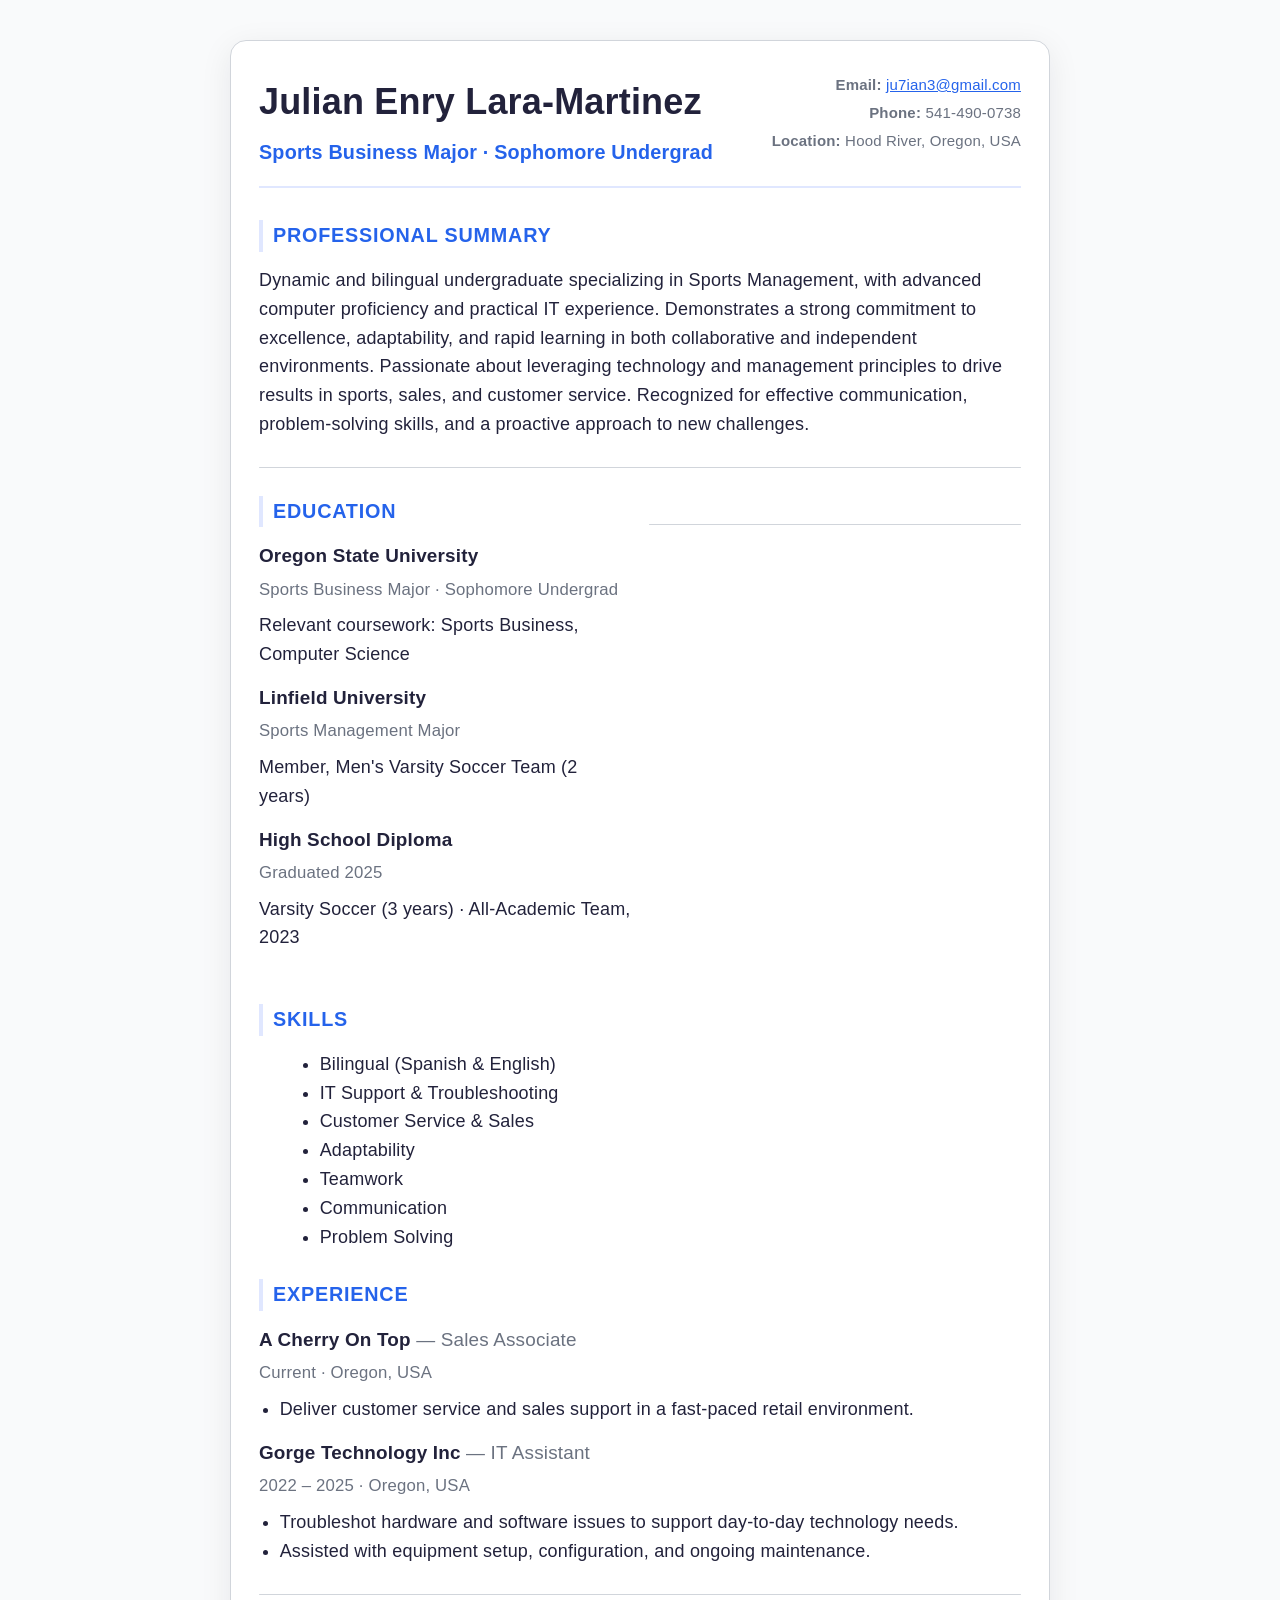
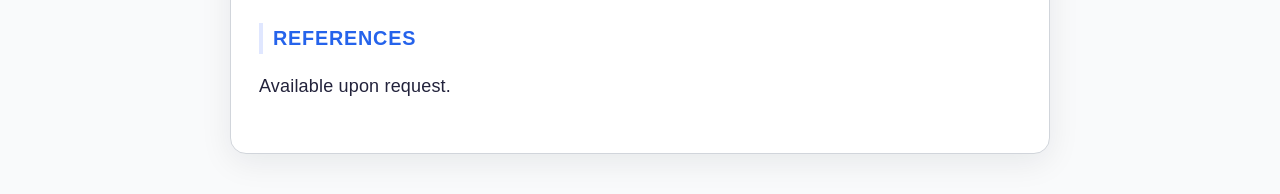
<file: index.html>
<!doctype html>
<html lang="en">
<head>
  <meta charset="UTF-8" />
  <meta name="viewport" content="width=device-width, initial-scale=1.0" />
  <title>Resume | Julian Enry Lara-Martinez</title>
  <style>
    :root {
      --bg: #f9fafb;
      --card: #fff;
      --text: #22223b;
      --muted: #6b7280;
      --primary: #2563eb;
      --accent: #e0e7ff;
      --border: #d1d5db;
      font-size: 18px;
    }

    * { box-sizing: border-box; }
    body {
      margin: 0;
      font-family: 'Inter', 'Segoe UI', 'Roboto', 'Helvetica Neue', Arial, sans-serif;
      line-height: 1.6;
      background: var(--bg);
      color: var(--text);
      letter-spacing: 0.01em;
    }

    .container {
      max-width: 820px;
      margin: 40px auto;
      padding: 32px 28px;
      background: var(--card);
      border: 1px solid var(--border);
      border-radius: 16px;
      box-shadow: 0 8px 32px rgba(15, 23, 42, 0.08);
      position: relative;
    }

    .header {
      display: flex;
      justify-content: space-between;
      align-items: flex-start;
      border-bottom: 2px solid var(--accent);
      padding-bottom: 18px;
      margin-bottom: 32px;
    }

    .name { font-size: 2rem; font-weight: 800; margin: 0; }
    .subtitle { margin: 6px 0 0; color: var(--primary); font-weight: 600; font-size: 1.1rem; }

    .contact small { display: block; color: var(--muted); margin-bottom: 4px; }
    .contact a { color: var(--primary); text-decoration: underline; }
    .contact {
      font-size: 1rem;
      text-align: right;
    }

    .section { margin-bottom: 20px; }
    .section h2 {
      font-size: 1.1rem;
      letter-spacing: 0.04em;
      text-transform: uppercase;
      color: var(--primary);
      margin: 0 0 14px;
      border-left: 4px solid var(--accent);
      padding-left: 10px;
    }

    .summary p, .item p { margin: 0; }

    .grid-2 { display: grid; grid-template-columns: 1fr 1fr; gap: 18px; }
    .item { margin-bottom: 14px; }
    .divider {
      height: 1px;
      background: var(--border);
      margin: 28px 0;
      border-radius: 2px;
    }

    .item h3 { margin: 0; font-size: 1.05rem; }
    .item .meta { color: var(--muted); font-size: 0.93rem; margin: 5px 0 8px; }
    .item ul { margin: 8px 0 0; padding-left: 1.15em; color: var(--text); }

    @media (max-width: 780px) {
      .container { margin: 8px; padding: 12px; }
      .header { flex-direction: column; align-items: flex-start; }
      .grid-2 { grid-template-columns: 1fr; gap: 16px; }
      .name { font-size: 1.5rem; }
    }

    @media print {
      body { background: #fff; }
      .container { box-shadow: none; border: none; margin: 0; }
    }
  </style>
</head>
<body>
  <div class="container">
    <header class="header">
      <div>
        <h1 class="name">Julian Enry Lara-Martinez</h1>
        <p class="subtitle">Sports Business Major · Sophomore Undergrad</p>
      </div>
      <div class="contact">
        <small><strong>Email:</strong> <a href="mailto:ju7ian3@gmail.com">ju7ian3@gmail.com</a></small>
        <small><strong>Phone:</strong> 541-490-0738</small>
        <small><strong>Location:</strong> Hood River, Oregon, USA</small>
      </div>
    </header>

    <section class="section summary">
      <h2>Professional Summary</h2>
        <p>Dynamic and bilingual undergraduate specializing in Sports Management, with advanced computer proficiency and practical IT experience. Demonstrates a strong commitment to excellence, adaptability, and rapid learning in both collaborative and independent environments. Passionate about leveraging technology and management principles to drive results in sports, sales, and customer service. Recognized for effective communication, problem-solving skills, and a proactive approach to new challenges.</p>
      <div class="divider"></div>
    </section>

    <div class="grid-2">
      <section class="section">
        <h2>Education</h2>
        <div class="item">
          <h3>Oregon State University</h3>
          <div class="meta">Sports Business Major · Sophomore Undergrad</div>
          <p>Relevant coursework: Sports Business, Computer Science</p>
        </div>
        <div class="item">
          <h3>Linfield University</h3>
          <div class="meta">Sports Management Major</div>
          <p>Member, Men's Varsity Soccer Team (2 years)</p>
        </div>
        <div class="item">
          <h3>High School Diploma</h3>
          <div class="meta">Graduated 2025</div>
          <p>Varsity Soccer (3 years) · All-Academic Team, 2023</p>
        </div>
      </section>
      <div class="divider"></div>
      <section class="section">
        <h2>Skills</h2>
        <ul style="margin:0 0 8px 1.15em;">
          <li>Bilingual (Spanish & English)</li>
          <li>IT Support & Troubleshooting</li>
          <li>Customer Service & Sales</li>
          <li>Adaptability</li>
          <li>Teamwork</li>
          <li>Communication</li>
          <li>Problem Solving</li>
        </ul>
      </section>
    </div>

    <section class="section">
      <h2>Experience</h2>
      <div class="item">
        <h3>A Cherry On Top <span style="color:var(--muted); font-weight:400;">— Sales Associate</span></h3>
        <div class="meta">Current · Oregon, USA</div>
        <ul>
          <li>Deliver customer service and sales support in a fast-paced retail environment.</li>
        </ul>
      </div>
      <div class="item">
        <h3>Gorge Technology Inc <span style="color:var(--muted); font-weight:400;">— IT Assistant</span></h3>
        <div class="meta">2022 – 2025 · Oregon, USA</div>
        <ul>
          <li>Troubleshot hardware and software issues to support day-to-day technology needs.</li>
          <li>Assisted with equipment setup, configuration, and ongoing maintenance.</li>
        </ul>
      </div>
      <div class="divider"></div>
    </section>

    <section class="section">
      <h2>References</h2>
      <p>Available upon request.</p>
    </section>
  </div>
</body>
</html>
</file>
